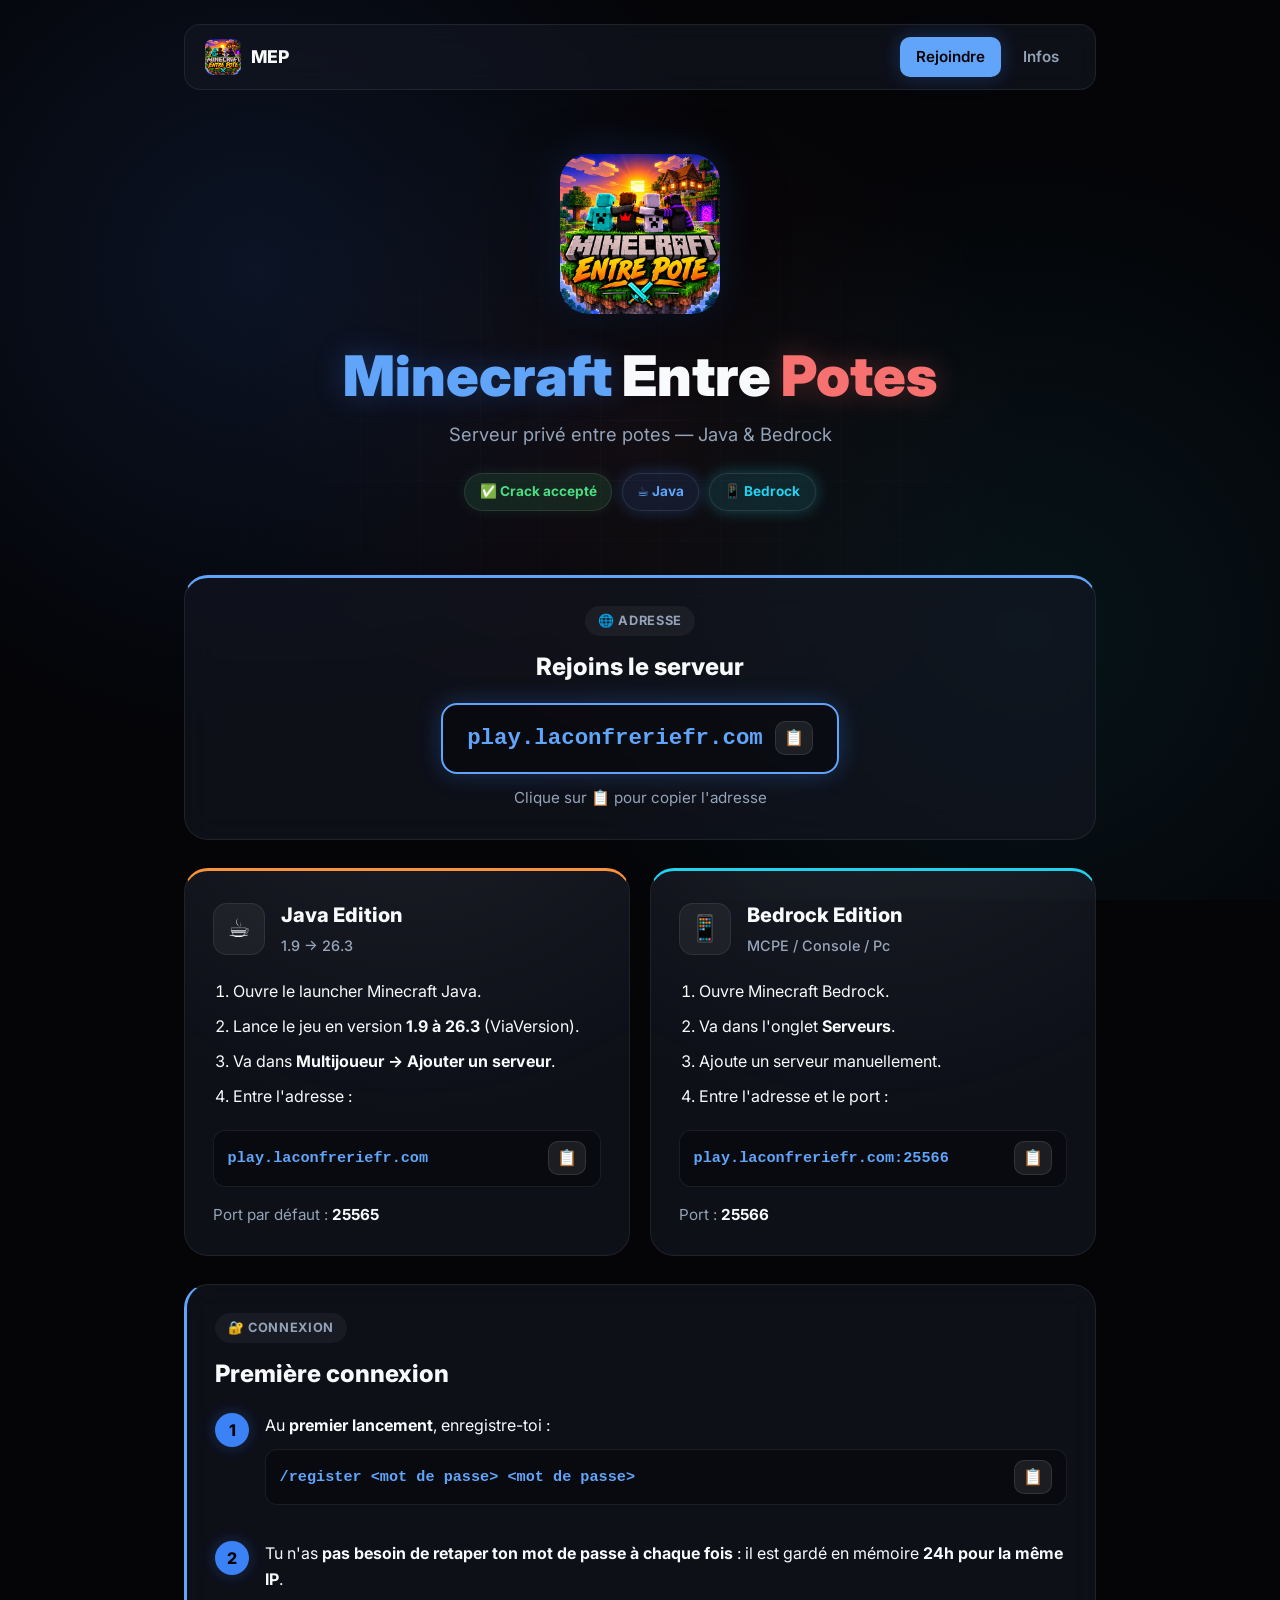
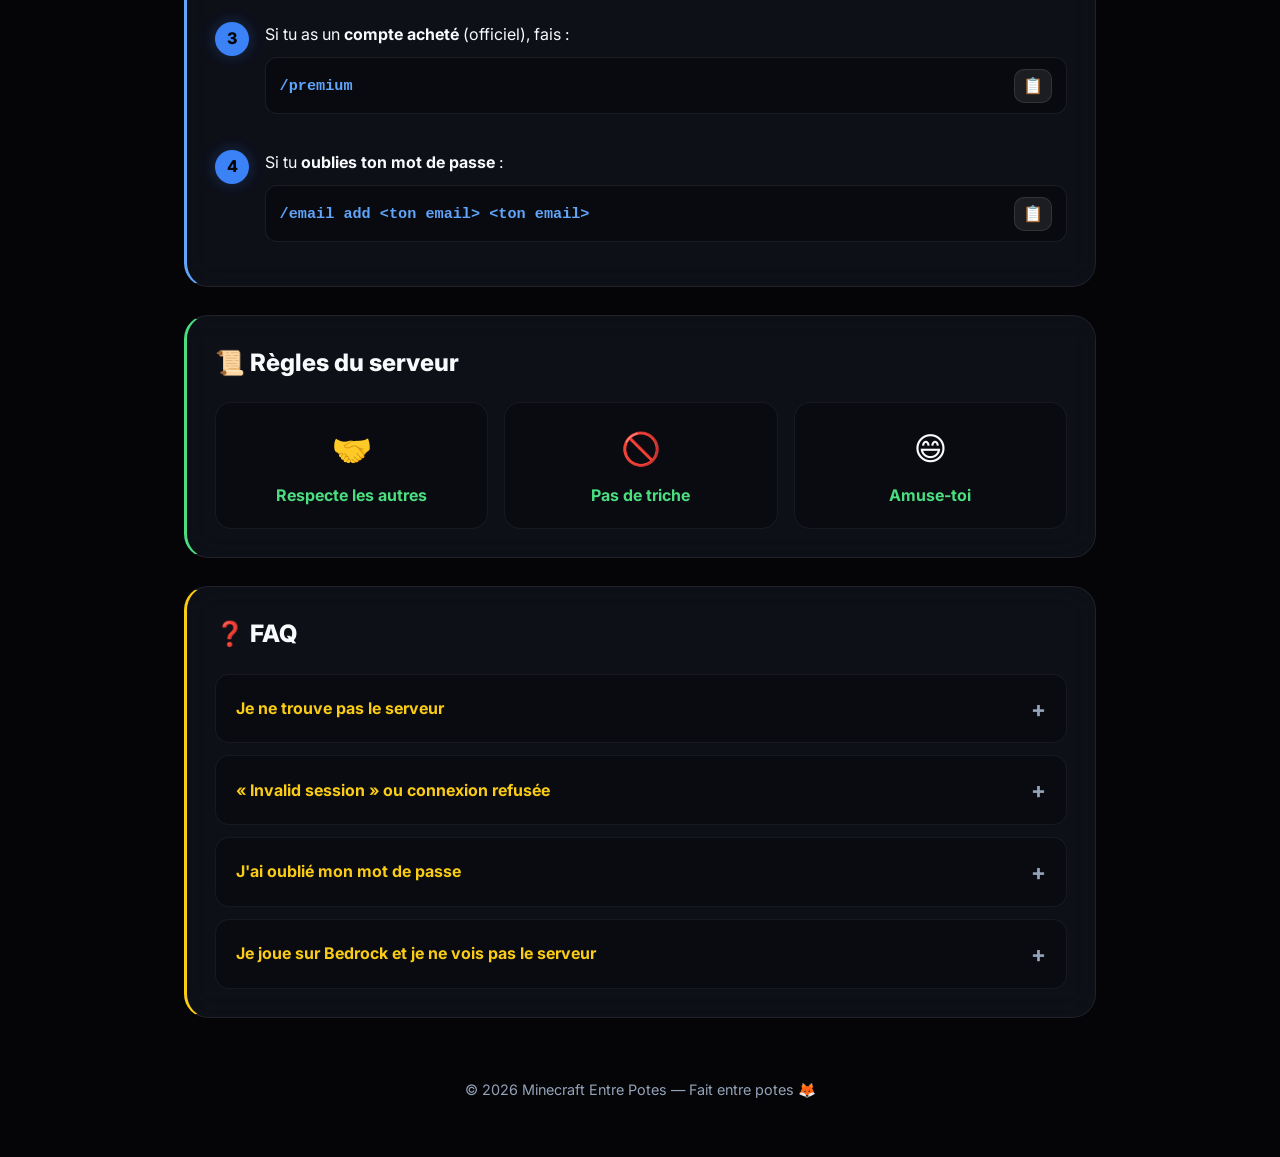
<file: index.html>
<!DOCTYPE html>
<html lang="fr">
<head>
    <meta charset="UTF-8">
    <meta name="viewport" content="width=device-width, initial-scale=1.0">
    <meta http-equiv="Cache-Control" content="no-cache, no-store, must-revalidate">
    <meta http-equiv="Pragma" content="no-cache">
    <meta http-equiv="Expires" content="0">
    <title>Minecraft Entre Potes - Rejoindre le serveur</title>
    <link rel="icon" type="image/png" sizes="64x64" href="images/logo-64.png">
    <link rel="stylesheet" href="style.css?v=3">
    <link rel="preconnect" href="https://fonts.googleapis.com">
    <link rel="preconnect" href="https://fonts.gstatic.com" crossorigin>
    <link href="https://fonts.googleapis.com/css2?family=Inter:wght@400;500;600;700;800;900&display=swap" rel="stylesheet">
</head>
<body>
    <div class="bg-grid"></div>
    <div class="container">
        <header>
            <nav class="main-nav">
                <a href="index.html" class="nav-brand">
                    <img src="images/logo-64.png" alt="Logo" class="nav-logo">
                    <span>MEP</span>
                </a>
                <div class="nav-links">
                    <a href="index.html" class="active">Rejoindre</a>
                    <a href="infos.html">Infos</a>
                </div>
            </nav>

            <div class="hero">
                <div class="hero-logo">
                    <img src="images/logo-256.png" srcset="images/logo-128.png 128w, images/logo-256.png 256w, images/logo-512.png 512w" sizes="180px" alt="Logo Minecraft Entre Potes">
                </div>
                <h1><span class="title-minecraft">Minecraft</span> <span class="title-entre">Entre</span> <span class="title-potes">Potes</span></h1>
                <p class="tagline">Serveur privé entre potes — Java & Bedrock</p>
                <div class="hero-badges">
                    <span class="badge badge-green">✅ Crack accepté</span>
                    <span class="badge badge-blue">☕ Java</span>
                    <span class="badge badge-cyan">📱 Bedrock</span>
                </div>
            </div>
        </header>

        <main>
            <section class="server-status glass">
                <div class="section-badge">🌐 Adresse</div>
                <h2>Rejoins le serveur</h2>
                <div class="ip-box">
                    <span id="server-ip">play.laconfreriefr.com</span>
                    <button class="copy-btn" data-copy="play.laconfreriefr.com" title="Copier l'adresse">📋</button>
                </div>
                <p class="note">Clique sur 📋 pour copier l'adresse</p>
            </section>

            <section class="platforms">
                <div class="card java glass">
                    <div class="card-glow"></div>
                    <div class="card-header">
                        <div class="card-icon">☕</div>
                        <div>
                            <h3>Java Edition</h3>
                            <span class="card-subtitle">1.9 → 26.3</span>
                        </div>
                    </div>
                    <ol>
                        <li>Ouvre le launcher Minecraft Java.</li>
                        <li>Lance le jeu en version <strong>1.9 à 26.3</strong> (ViaVersion).</li>
                        <li>Va dans <strong>Multijoueur → Ajouter un serveur</strong>.</li>
                        <li>Entre l'adresse :</li>
                    </ol>
                    <div class="code-box">
                        <code>play.laconfreriefr.com</code>
                        <button class="copy-btn" data-copy="play.laconfreriefr.com" title="Copier">📋</button>
                    </div>
                    <p class="port">Port par défaut : <strong>25565</strong></p>
                </div>

                <div class="card bedrock glass">
                    <div class="card-glow"></div>
                    <div class="card-header">
                        <div class="card-icon">📱</div>
                        <div>
                            <h3>Bedrock Edition</h3>
                            <span class="card-subtitle">MCPE / Console / Pc</span>
                        </div>
                    </div>
                    <ol>
                        <li>Ouvre Minecraft Bedrock.</li>
                        <li>Va dans l'onglet <strong>Serveurs</strong>.</li>
                        <li>Ajoute un serveur manuellement.</li>
                        <li>Entre l'adresse et le port :</li>
                    </ol>
                    <div class="code-box">
                        <code>play.laconfreriefr.com:25566</code>
                        <button class="copy-btn" data-copy="play.laconfreriefr.com:25566" title="Copier">📋</button>
                    </div>
                    <p class="port">Port : <strong>25566</strong></p>
                </div>
            </section>

            <section class="cracked-info glass">
                <div class="section-badge">🔐 Connexion</div>
                <h2>Première connexion</h2>
                <div class="steps">
                    <div class="step">
                        <div class="step-number">1</div>
                        <div class="step-content">
                            <p>Au <strong>premier lancement</strong>, enregistre-toi :</p>
                            <div class="code-box">
                                <code>/register &lt;mot de passe&gt; &lt;mot de passe&gt;</code>
                                <button class="copy-btn" data-copy="/register " title="Copier">📋</button>
                            </div>
                        </div>
                    </div>
                    <div class="step">
                        <div class="step-number">2</div>
                        <div class="step-content">
                            <p>Tu n'as <strong>pas besoin de retaper ton mot de passe à chaque fois</strong> : il est gardé en mémoire <strong>24h pour la même IP</strong>.</p>
                        </div>
                    </div>
                    <div class="step">
                        <div class="step-number">3</div>
                        <div class="step-content">
                            <p>Si tu as un <strong>compte acheté</strong> (officiel), fais :</p>
                            <div class="code-box">
                                <code>/premium</code>
                                <button class="copy-btn" data-copy="/premium" title="Copier">📋</button>
                            </div>
                        </div>
                    </div>
                    <div class="step">
                        <div class="step-number">4</div>
                        <div class="step-content">
                            <p>Si tu <strong>oublies ton mot de passe</strong> :</p>
                            <div class="code-box">
                                <code>/email add &lt;ton email&gt; &lt;ton email&gt;</code>
                                <button class="copy-btn" data-copy="/email add " title="Copier">📋</button>
                            </div>
                        </div>
                    </div>
                </div>
            </section>

            <section class="rules glass">
                <h2>📜 Règles du serveur</h2>
                <div class="rules-grid">
                    <div class="rule-card">
                        <span class="rule-icon">🤝</span>
                        <p><strong>Respecte les autres</strong></p>
                    </div>
                    <div class="rule-card">
                        <span class="rule-icon">🚫</span>
                        <p><strong>Pas de triche</strong></p>
                    </div>
                    <div class="rule-card">
                        <span class="rule-icon">😄</span>
                        <p><strong>Amuse-toi</strong></p>
                    </div>
                </div>
            </section>

            <section class="faq glass">
                <h2>❓ FAQ</h2>
                <div class="faq-list">
                    <details class="faq-item">
                        <summary>Je ne trouve pas le serveur</summary>
                        <p>Vérifie que tu utilises la bonne édition (Java ou Bedrock) et le bon port. Bedrock utilise le port <strong>25566</strong>.</p>
                    </details>
                    <details class="faq-item">
                        <summary>« Invalid session » ou connexion refusée</summary>
                        <p>Si tu es en compte cracké, vérifie que le launcher est bien configuré pour un pseudo sans espaces ni caractères spéciaux.</p>
                    </details>
                    <details class="faq-item">
                        <summary>J'ai oublié mon mot de passe</summary>
                        <p>Si tu as ajouté un email avec <code>/email add</code>, tu peux le récupérer. Sinon, demande à l'admin.</p>
                    </details>
                    <details class="faq-item">
                        <summary>Je joue sur Bedrock et je ne vois pas le serveur</summary>
                        <p>Ajoute le serveur manuellement avec l'adresse <code>play.laconfreriefr.com</code> et le port <code>25566</code>.</p>
                    </details>
                </div>
            </section>
        </main>

        <footer>
            <p>© 2026 Minecraft Entre Potes — Fait entre potes 🦊</p>
        </footer>
    </div>

    <script>
        document.querySelectorAll('.copy-btn').forEach(btn => {
            btn.addEventListener('click', function() {
                const text = this.getAttribute('data-copy');
                navigator.clipboard.writeText(text).then(() => {
                    const original = this.textContent;
                    this.textContent = '✅';
                    setTimeout(() => this.textContent = original, 1500);
                });
            });
        });
    </script>
</body>
</html>
</file>
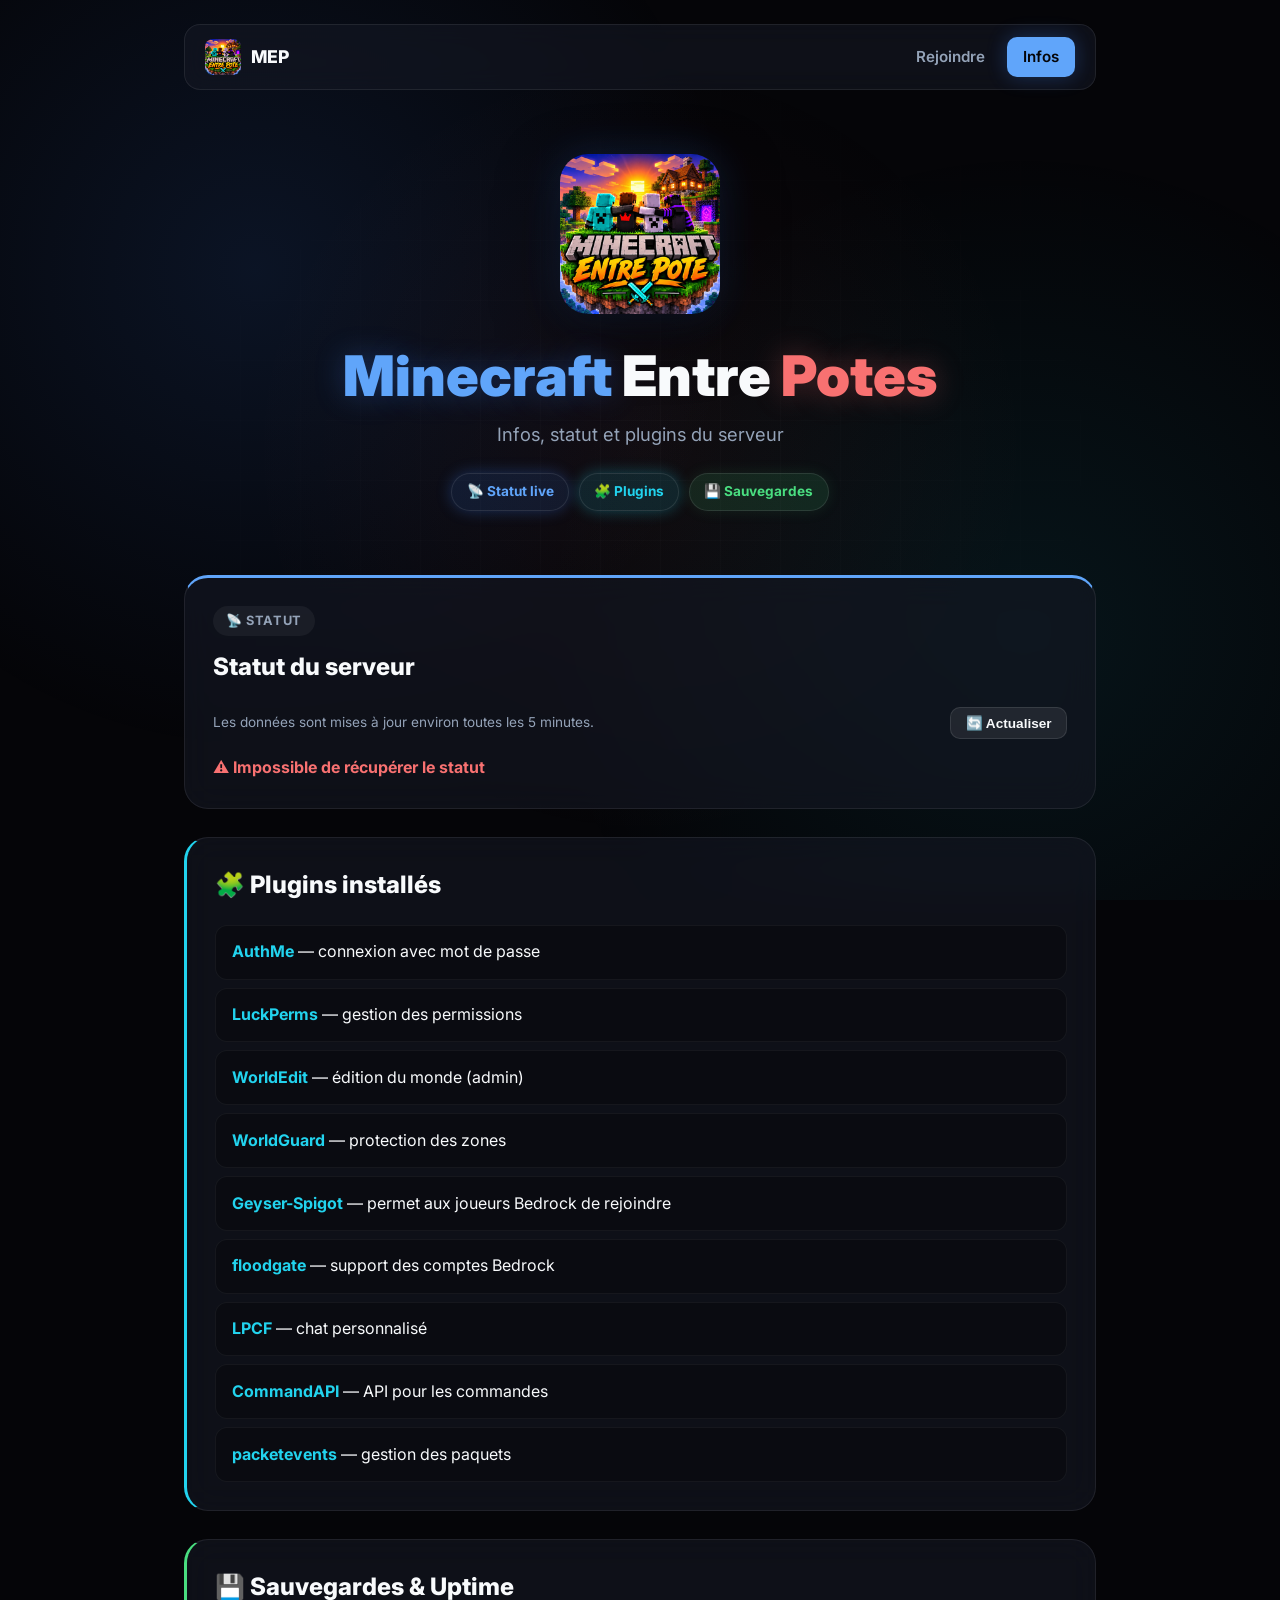
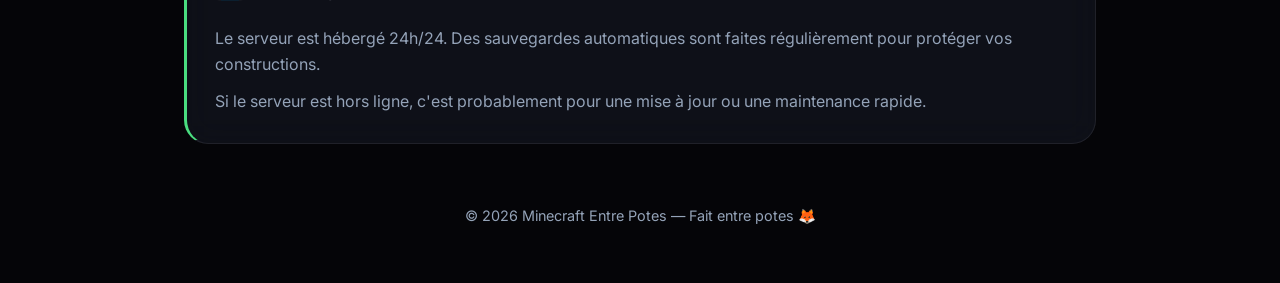
<file: infos.html>
<!DOCTYPE html>
<html lang="fr">
<head>
    <meta charset="UTF-8">
    <meta name="viewport" content="width=device-width, initial-scale=1.0">
    <meta http-equiv="Cache-Control" content="no-cache, no-store, must-revalidate">
    <meta http-equiv="Pragma" content="no-cache">
    <meta http-equiv="Expires" content="0">
    <title>Minecraft Entre Potes - Infos</title>
    <link rel="icon" type="image/png" sizes="64x64" href="images/logo-64.png">
    <link rel="stylesheet" href="style.css?v=3">
    <link rel="preconnect" href="https://fonts.googleapis.com">
    <link rel="preconnect" href="https://fonts.gstatic.com" crossorigin>
    <link href="https://fonts.googleapis.com/css2?family=Inter:wght@400;500;600;700;800;900&display=swap" rel="stylesheet">
</head>
<body>
    <div class="bg-grid"></div>
    <div class="container">
        <header>
            <nav class="main-nav">
                <a href="index.html" class="nav-brand">
                    <img src="images/logo-64.png" alt="Logo" class="nav-logo">
                    <span>MEP</span>
                </a>
                <div class="nav-links">
                    <a href="index.html">Rejoindre</a>
                    <a href="infos.html" class="active">Infos</a>
                </div>
            </nav>

            <div class="hero">
                <div class="hero-logo">
                    <img src="images/logo-256.png" srcset="images/logo-128.png 128w, images/logo-256.png 256w, images/logo-512.png 512w" sizes="180px" alt="Logo Minecraft Entre Potes">
                </div>
                <h1><span class="title-minecraft">Minecraft</span> <span class="title-entre">Entre</span> <span class="title-potes">Potes</span></h1>
                <p class="tagline">Infos, statut et plugins du serveur</p>
                <div class="hero-badges">
                    <span class="badge badge-blue">📡 Statut live</span>
                    <span class="badge badge-cyan">🧩 Plugins</span>
                    <span class="badge badge-green">💾 Sauvegardes</span>
                </div>
            </div>
        </header>

        <main>
            <section class="live-status glass">
                <div class="section-badge">📡 Statut</div>
                <h2>Statut du serveur</h2>
                <div class="status-header">
                    <p class="cache-note">Les données sont mises à jour environ toutes les 5 minutes.</p>
                    <button id="refresh-btn" class="refresh-btn">🔄 Actualiser</button>
                </div>
                <div id="status-content">
                    <p class="loading">Chargement...</p>
                </div>
            </section>

            <section class="plugins glass">
                <h2>🧩 Plugins installés</h2>
                <ul class="plugin-list">
                    <li><strong>AuthMe</strong> — connexion avec mot de passe</li>
                    <li><strong>LuckPerms</strong> — gestion des permissions</li>
                    <li><strong>WorldEdit</strong> — édition du monde (admin)</li>
                    <li><strong>WorldGuard</strong> — protection des zones</li>
                    <li><strong>Geyser-Spigot</strong> — permet aux joueurs Bedrock de rejoindre</li>
                    <li><strong>floodgate</strong> — support des comptes Bedrock</li>
                    <li><strong>LPCF</strong> — chat personnalisé</li>
                    <li><strong>CommandAPI</strong> — API pour les commandes</li>
                    <li><strong>packetevents</strong> — gestion des paquets</li>
                </ul>
            </section>

            <section class="backup-info glass">
                <h2>💾 Sauvegardes & Uptime</h2>
                <p>Le serveur est hébergé 24h/24. Des sauvegardes automatiques sont faites régulièrement pour protéger vos constructions.</p>
                <p>Si le serveur est hors ligne, c'est probablement pour une mise à jour ou une maintenance rapide.</p>
            </section>
        </main>

        <footer>
            <p>© 2026 Minecraft Entre Potes — Fait entre potes 🦊</p>
        </footer>
    </div>

    <script>
        async function loadStatus() {
            const container = document.getElementById('status-content');
            try {
                const response = await fetch('https://api.mcsrvstat.us/3/play.laconfreriefr.com');
                const data = await response.json();

                if (!data.online) {
                    container.innerHTML = '<p class="offline">🔴 Le serveur est hors ligne</p>';
                    return;
                }

                const players = data.players ? `${data.players.online} / ${data.players.max}` : '0 / 0';
                const version = data.version || '26.3';
                const motd = data.motd && data.motd.clean ? data.motd.clean.join('<br>') : '';

                container.innerHTML = `
                    <div class="status-grid">
                        <div class="status-item"><span>Statut</span><strong class="online">🟢 En ligne</strong></div>
                        <div class="status-item"><span>Joueurs</span><strong>${players}</strong></div>
                        <div class="status-item"><span>Version</span><strong>${version}</strong></div>
                        <div class="status-item"><span>Ping</span><strong>${data.debug && data.debug.ping ? 'Oui' : 'Non'}</strong></div>
                    </div>
                    ${motd ? `<div class="motd">${motd}</div>` : ''}
                `;
            } catch (error) {
                container.innerHTML = '<p class="offline">⚠️ Impossible de récupérer le statut</p>';
            }
        }

        document.getElementById('refresh-btn').addEventListener('click', function() {
            const btn = this;
            btn.disabled = true;
            btn.textContent = '⏳ Chargement...';
            loadStatus().then(() => {
                btn.disabled = false;
                btn.textContent = '🔄 Actualiser';
            });
        });

        loadStatus();
    </script>
</body>
</html>
</file>
<file: style.css>
:root {
    --bg: #050508;
    --surface: rgba(20, 24, 35, 0.6);
    --surface-hover: rgba(30, 35, 50, 0.7);
    --border: rgba(255, 255, 255, 0.08);
    --text: #f8fafc;
    --muted: #94a3b8;
    --accent-blue: #3b82f6;
    --accent-blue-light: #60a5fa;
    --accent-cyan: #22d3ee;
    --accent-red: #f87171;
    --accent-yellow: #facc15;
    --accent-green: #4ade80;
    --accent-orange: #fb923c;
    --glow-blue: rgba(59, 130, 246, 0.3);
    --glow-cyan: rgba(34, 211, 238, 0.3);
    --glow-red: rgba(248, 113, 113, 0.3);
    --glow-green: rgba(74, 222, 128, 0.3);
    --glow-yellow: rgba(250, 204, 21, 0.3);
}

* {
    margin: 0;
    padding: 0;
    box-sizing: border-box;
}

html {
    scroll-behavior: smooth;
}

body {
    font-family: 'Inter', system-ui, -apple-system, BlinkMacSystemFont, 'Segoe UI', Roboto, sans-serif;
    background: var(--bg);
    color: var(--text);
    line-height: 1.6;
    min-height: 100vh;
    position: relative;
    overflow-x: hidden;
}

/* Background grid */
.bg-grid {
    position: fixed;
    top: 0;
    left: 0;
    width: 100%;
    height: 100%;
    pointer-events: none;
    z-index: -1;
    background-image:
        radial-gradient(circle at 20% 30%, rgba(59, 130, 246, 0.12) 0%, transparent 40%),
        radial-gradient(circle at 80% 70%, rgba(34, 211, 238, 0.08) 0%, transparent 40%),
        radial-gradient(circle at 50% 50%, rgba(248, 113, 113, 0.05) 0%, transparent 50%);
}

.bg-grid::before {
    content: '';
    position: absolute;
    inset: 0;
    background-image: linear-gradient(rgba(255,255,255,0.02) 1px, transparent 1px),
                      linear-gradient(90deg, rgba(255,255,255,0.02) 1px, transparent 1px);
    background-size: 60px 60px;
    mask-image: radial-gradient(ellipse at center, black 0%, transparent 70%);
}

.container {
    max-width: 960px;
    margin: 0 auto;
    padding: 1.5rem;
}

/* Navigation */
.main-nav {
    display: flex;
    align-items: center;
    justify-content: space-between;
    padding: 0.75rem 1.25rem;
    background: var(--surface);
    border: 1px solid var(--border);
    border-radius: 16px;
    backdrop-filter: blur(12px);
    -webkit-backdrop-filter: blur(12px);
    margin-bottom: 2rem;
}

.nav-brand {
    display: flex;
    align-items: center;
    gap: 0.6rem;
    color: var(--text);
    text-decoration: none;
    font-weight: 800;
    font-size: 1.1rem;
}

.nav-logo {
    width: 36px;
    height: 36px;
    border-radius: 8px;
}

.nav-links {
    display: flex;
    gap: 0.4rem;
}

.nav-links a {
    color: var(--muted);
    text-decoration: none;
    padding: 0.5rem 1rem;
    border-radius: 10px;
    font-weight: 600;
    font-size: 0.95rem;
    transition: all 0.2s ease;
}

.nav-links a:hover {
    color: var(--text);
    background: rgba(255, 255, 255, 0.05);
}

.nav-links a.active {
    color: var(--bg);
    background: var(--accent-blue-light);
    box-shadow: 0 0 20px var(--glow-blue);
}

/* Hero */
header {
    margin-bottom: 3rem;
}

.hero {
    text-align: center;
    padding: 2rem 0 1rem;
}

.hero-logo {
    margin-bottom: 1.5rem;
}

.hero-logo img {
    width: 160px;
    height: 160px;
    border-radius: 28px;
    box-shadow: 0 20px 60px rgba(0, 0, 0, 0.5), 0 0 40px rgba(59, 130, 246, 0.2);
    animation: float 6s ease-in-out infinite;
}

@keyframes float {
    0%, 100% { transform: translateY(0); }
    50% { transform: translateY(-10px); }
}

h1 {
    font-size: clamp(2.2rem, 8vw, 3.5rem);
    font-weight: 900;
    line-height: 1.1;
    margin-bottom: 0.75rem;
}

.title-minecraft {
    color: var(--accent-blue-light);
    text-shadow: 0 0 30px var(--glow-blue);
}

.title-entre {
    color: var(--text);
}

.title-potes {
    color: var(--accent-red);
    text-shadow: 0 0 30px var(--glow-red);
}

.tagline {
    color: var(--muted);
    font-size: 1.15rem;
    margin-bottom: 1.5rem;
}

.hero-badges {
    display: flex;
    flex-wrap: wrap;
    justify-content: center;
    gap: 0.6rem;
}

.badge {
    display: inline-flex;
    align-items: center;
    gap: 0.35rem;
    padding: 0.45rem 0.9rem;
    border-radius: 999px;
    font-size: 0.85rem;
    font-weight: 700;
    border: 1px solid rgba(255, 255, 255, 0.1);
}

.badge-green {
    background: rgba(74, 222, 128, 0.12);
    color: var(--accent-green);
    box-shadow: 0 0 15px rgba(74, 222, 128, 0.1);
}

.badge-blue {
    background: rgba(59, 130, 246, 0.12);
    color: var(--accent-blue-light);
    box-shadow: 0 0 15px var(--glow-blue);
}

.badge-cyan {
    background: rgba(34, 211, 238, 0.12);
    color: var(--accent-cyan);
    box-shadow: 0 0 15px var(--glow-cyan);
}

/* Sections */
section {
    margin-bottom: 1.75rem;
}

.glass {
    background: var(--surface);
    border: 1px solid var(--border);
    border-radius: 24px;
    padding: 1.75rem;
    backdrop-filter: blur(16px);
    -webkit-backdrop-filter: blur(16px);
    transition: transform 0.3s ease, box-shadow 0.3s ease;
}

.glass:hover {
    transform: translateY(-2px);
    box-shadow: 0 20px 40px rgba(0, 0, 0, 0.3);
}

.section-badge {
    display: inline-block;
    padding: 0.3rem 0.8rem;
    border-radius: 999px;
    background: rgba(255, 255, 255, 0.05);
    color: var(--muted);
    font-size: 0.8rem;
    font-weight: 700;
    margin-bottom: 0.75rem;
    text-transform: uppercase;
    letter-spacing: 0.05em;
}

section h2 {
    font-size: 1.5rem;
    font-weight: 800;
    margin-bottom: 1.25rem;
    color: var(--text);
}

/* Server status */
.server-status {
    text-align: center;
    border-top: 3px solid var(--accent-blue-light);
}

.server-status h2 {
    margin-bottom: 1rem;
}

.ip-box {
    display: inline-flex;
    align-items: center;
    gap: 0.75rem;
    background: rgba(0, 0, 0, 0.35);
    border-radius: 16px;
    padding: 1rem 1.5rem;
    border: 2px solid var(--accent-blue-light);
    box-shadow: 0 0 25px var(--glow-blue);
    margin-bottom: 0.75rem;
}

#server-ip {
    font-family: 'Courier New', monospace;
    font-size: 1.4rem;
    font-weight: 800;
    color: var(--accent-blue-light);
}

.note {
    color: var(--muted);
    font-size: 0.95rem;
}

/* Copy buttons */
.copy-btn {
    background: rgba(255, 255, 255, 0.08);
    border: 1px solid rgba(255, 255, 255, 0.1);
    color: var(--text);
    font-size: 1rem;
    cursor: pointer;
    padding: 0.5rem;
    border-radius: 10px;
    transition: all 0.2s ease;
    line-height: 1;
}

.copy-btn:hover {
    background: rgba(255, 255, 255, 0.15);
    transform: scale(1.05);
}

/* Platforms */
.platforms {
    display: grid;
    grid-template-columns: 1fr;
    gap: 1.25rem;
}

@media (min-width: 768px) {
    .platforms {
        grid-template-columns: 1fr 1fr;
    }
}

.card {
    position: relative;
    overflow: hidden;
}

.card-glow {
    position: absolute;
    top: -50%;
    left: -50%;
    width: 200%;
    height: 200%;
    background: radial-gradient(circle at 50% 0%, rgba(255,255,255,0.08), transparent 50%);
    pointer-events: none;
}

.card.java {
    border-top: 3px solid var(--accent-orange);
}

.card.java:hover {
    box-shadow: 0 20px 40px rgba(0, 0, 0, 0.3), 0 0 30px rgba(251, 146, 60, 0.15);
}

.card.bedrock {
    border-top: 3px solid var(--accent-cyan);
}

.card.bedrock:hover {
    box-shadow: 0 20px 40px rgba(0, 0, 0, 0.3), 0 0 30px var(--glow-cyan);
}

.card-header {
    display: flex;
    align-items: center;
    gap: 1rem;
    margin-bottom: 1.25rem;
}

.card-icon {
    width: 52px;
    height: 52px;
    display: flex;
    align-items: center;
    justify-content: center;
    font-size: 1.6rem;
    background: rgba(255, 255, 255, 0.05);
    border-radius: 14px;
    border: 1px solid var(--border);
}

.card h3 {
    font-size: 1.25rem;
    font-weight: 800;
    margin-bottom: 0.15rem;
}

.card-subtitle {
    color: var(--muted);
    font-size: 0.9rem;
    font-weight: 500;
}

.card ol {
    margin-left: 1.25rem;
    margin-bottom: 1.25rem;
    color: var(--text);
}

.card li {
    margin-bottom: 0.6rem;
}

.code-box {
    display: flex;
    align-items: center;
    justify-content: space-between;
    gap: 0.5rem;
    background: rgba(0, 0, 0, 0.35);
    border-radius: 12px;
    padding: 0.65rem 0.85rem;
    margin-bottom: 1rem;
    border: 1px solid rgba(255, 255, 255, 0.08);
}

.code-box code {
    margin: 0;
    padding: 0;
    background: transparent;
    flex: 1;
    font-size: 0.95rem;
}

code {
    display: block;
    color: var(--accent-blue-light);
    font-family: 'Courier New', monospace;
    font-weight: 700;
    word-break: break-all;
}

.port {
    color: var(--muted);
    font-size: 0.95rem;
}

.port strong {
    color: var(--text);
}

/* Cracked info */
.cracked-info {
    border-left: 3px solid var(--accent-blue-light);
}

.steps {
    display: flex;
    flex-direction: column;
    gap: 1.25rem;
}

.step {
    display: flex;
    gap: 1rem;
    align-items: flex-start;
}

.step-number {
    width: 34px;
    height: 34px;
    flex-shrink: 0;
    display: flex;
    align-items: center;
    justify-content: center;
    background: var(--accent-blue);
    color: var(--bg);
    font-weight: 800;
    border-radius: 50%;
    box-shadow: 0 0 15px var(--glow-blue);
}

.step-content {
    flex: 1;
}

.step-content p {
    margin-bottom: 0.6rem;
    color: var(--text);
}

/* Rules */
.rules {
    border-left: 3px solid var(--accent-green);
}

.rules-grid {
    display: grid;
    grid-template-columns: repeat(auto-fit, minmax(140px, 1fr));
    gap: 1rem;
}

.rule-card {
    background: rgba(0, 0, 0, 0.25);
    border: 1px solid rgba(255, 255, 255, 0.06);
    border-radius: 16px;
    padding: 1.25rem 1rem;
    text-align: center;
    transition: transform 0.2s ease;
}

.rule-card:hover {
    transform: translateY(-4px);
    background: rgba(0, 0, 0, 0.35);
}

.rule-icon {
    display: block;
    font-size: 2rem;
    margin-bottom: 0.5rem;
}

.rule-card p {
    color: var(--text);
    margin: 0;
}

.rule-card strong {
    color: var(--accent-green);
}

/* FAQ */
.faq {
    border-left: 3px solid var(--accent-yellow);
}

.faq-list {
    display: flex;
    flex-direction: column;
    gap: 0.75rem;
}

.faq-item {
    background: rgba(0, 0, 0, 0.25);
    border: 1px solid rgba(255, 255, 255, 0.06);
    border-radius: 14px;
    overflow: hidden;
}

.faq-item summary {
    padding: 1rem 1.25rem;
    cursor: pointer;
    font-weight: 700;
    color: var(--accent-yellow);
    list-style: none;
    display: flex;
    justify-content: space-between;
    align-items: center;
    transition: background 0.2s ease;
}

.faq-item summary::-webkit-details-marker {
    display: none;
}

.faq-item summary::after {
    content: '+';
    font-size: 1.4rem;
    color: var(--muted);
    transition: transform 0.2s ease;
}

.faq-item[open] summary::after {
    transform: rotate(45deg);
    color: var(--accent-yellow);
}

.faq-item summary:hover {
    background: rgba(255, 255, 255, 0.03);
}

.faq-item p {
    padding: 0 1.25rem 1.25rem;
    color: var(--muted);
}

.faq-item code {
    display: inline;
    padding: 0.15rem 0.35rem;
    font-size: 0.9rem;
    background: rgba(0, 0, 0, 0.35);
    border-radius: 6px;
}

/* Live status */
.live-status {
    border-top: 3px solid var(--accent-blue-light);
}

.status-header {
    display: flex;
    flex-wrap: wrap;
    align-items: center;
    justify-content: space-between;
    gap: 0.75rem;
    margin-bottom: 1rem;
}

.cache-note {
    color: var(--muted);
    font-size: 0.85rem;
    margin: 0;
}

.refresh-btn {
    background: rgba(255, 255, 255, 0.08);
    color: var(--text);
    border: 1px solid rgba(255, 255, 255, 0.1);
    padding: 0.45rem 0.9rem;
    border-radius: 10px;
    cursor: pointer;
    font-size: 0.85rem;
    font-weight: 600;
    transition: all 0.2s ease;
}

.refresh-btn:hover {
    background: rgba(255, 255, 255, 0.15);
    border-color: var(--accent-blue-light);
}

.refresh-btn:disabled {
    opacity: 0.5;
    cursor: not-allowed;
}

.status-grid {
    display: grid;
    grid-template-columns: repeat(2, 1fr);
    gap: 1rem;
}

@media (min-width: 600px) {
    .status-grid {
        grid-template-columns: repeat(4, 1fr);
    }
}

.status-item {
    background: rgba(0, 0, 0, 0.25);
    padding: 1rem;
    border-radius: 14px;
    text-align: center;
    border: 1px solid rgba(255, 255, 255, 0.05);
}

.status-item span {
    display: block;
    color: var(--muted);
    font-size: 0.8rem;
    margin-bottom: 0.25rem;
    text-transform: uppercase;
    letter-spacing: 0.05em;
}

.status-item strong {
    font-size: 1.1rem;
    font-weight: 800;
}

.status-item .online {
    color: var(--accent-green);
}

.offline {
    color: var(--accent-red);
    font-weight: 700;
}

.loading {
    color: var(--muted);
}

.motd {
    margin-top: 1rem;
    padding: 0.85rem;
    background: rgba(0, 0, 0, 0.25);
    border-radius: 12px;
    font-family: 'Courier New', monospace;
    color: var(--accent-blue-light);
    border: 1px solid rgba(255, 255, 255, 0.05);
}

/* Plugins */
.plugins {
    border-left: 3px solid var(--accent-cyan);
}

.plugin-list {
    list-style: none;
    display: grid;
    gap: 0.5rem;
}

.plugin-list li {
    padding: 0.85rem 1rem;
    background: rgba(0, 0, 0, 0.25);
    border-radius: 12px;
    border: 1px solid rgba(255, 255, 255, 0.05);
    color: var(--text);
    transition: transform 0.2s ease;
}

.plugin-list li:hover {
    transform: translateX(4px);
    background: rgba(0, 0, 0, 0.35);
}

.plugin-list strong {
    color: var(--accent-cyan);
}

/* Backup info */
.backup-info {
    border-left: 3px solid var(--accent-green);
}

.backup-info p {
    color: var(--muted);
    margin-bottom: 0.75rem;
}

.backup-info p:last-child {
    margin-bottom: 0;
}

/* Footer */
footer {
    text-align: center;
    color: var(--muted);
    font-size: 0.9rem;
    padding: 2rem 0;
}

/* Animations */
@keyframes fadeInUp {
    from {
        opacity: 0;
        transform: translateY(20px);
    }
    to {
        opacity: 1;
        transform: translateY(0);
    }
}

section {
    animation: fadeInUp 0.6s ease forwards;
}

section:nth-child(1) { animation-delay: 0.05s; }
section:nth-child(2) { animation-delay: 0.1s; }
section:nth-child(3) { animation-delay: 0.15s; }
section:nth-child(4) { animation-delay: 0.2s; }
section:nth-child(5) { animation-delay: 0.25s; }
section:nth-child(6) { animation-delay: 0.3s; }
</file>
